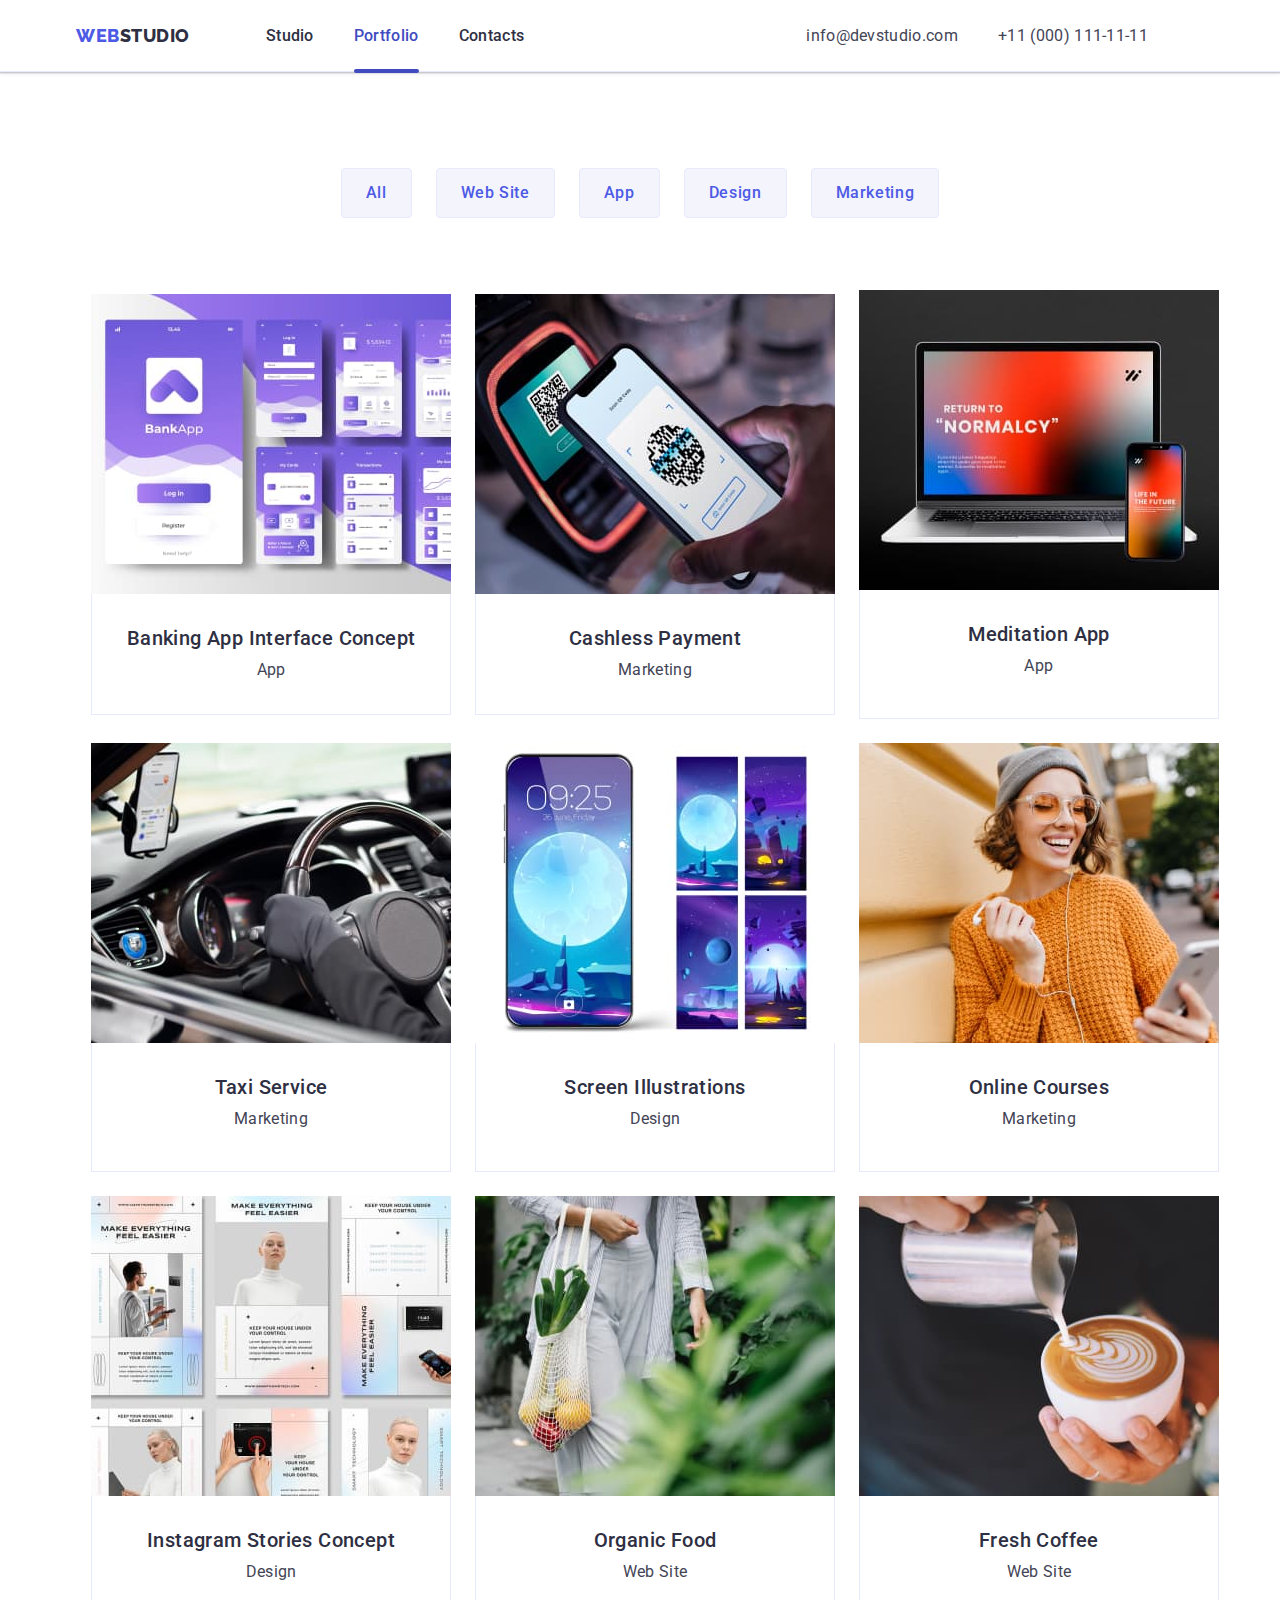
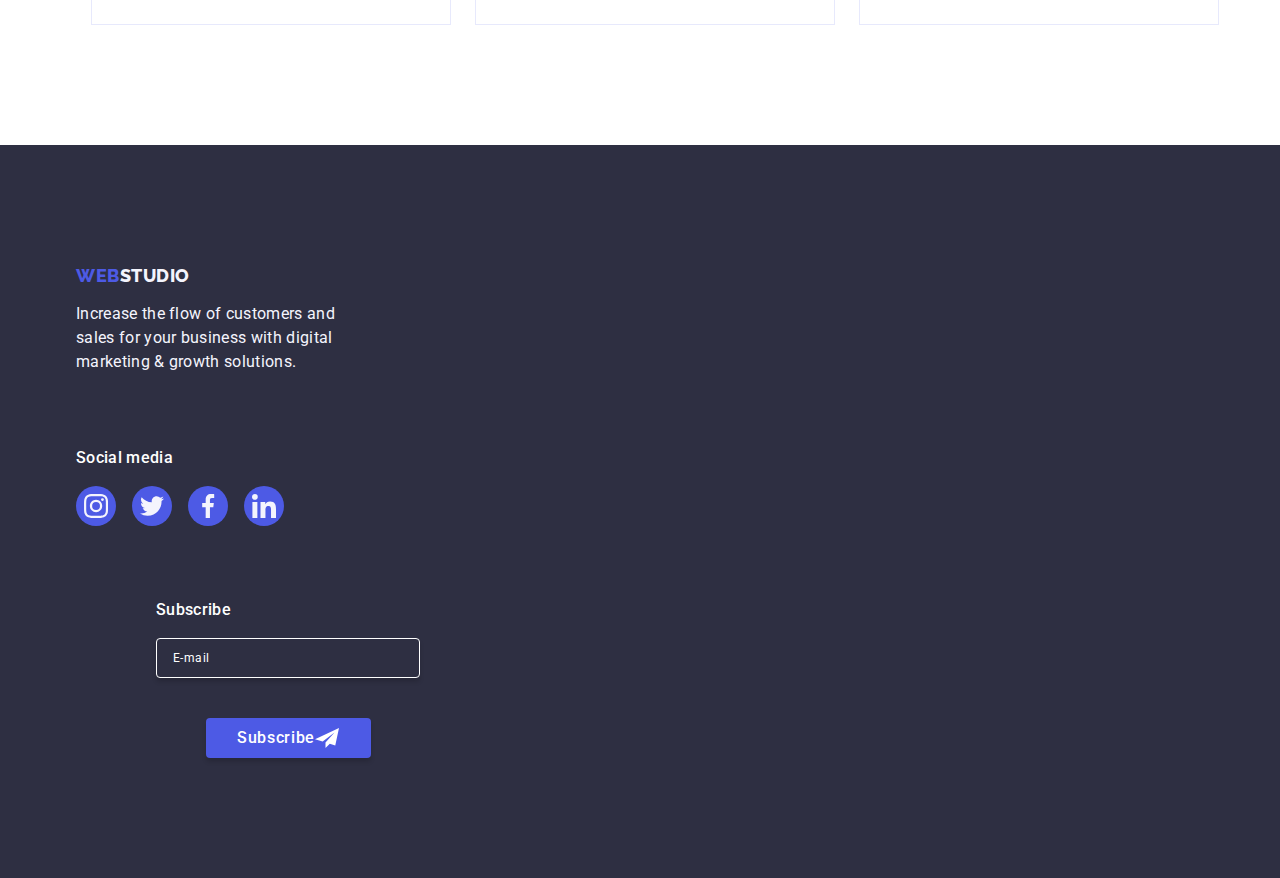
<file: portfolio.html>
<!DOCTYPE html>
<html lang="en">
  <head>
    <meta charset="UTF-8" />
    <meta name="viewport" content="width=device-width, initial-scale=1.0" />
    <title>Document</title>
    <link
      rel="stylesheet"
      href="https://cdnjs.cloudflare.com/ajax/libs/modern-normalize/1.0.0/modern-normalize.min.css"
    />
    <link rel="stylesheet" href="./css/styles.css" />
    <link rel="preconnect" href="https://fonts.googleapis.com" />
    <link rel="preconnect" href="https://fonts.gstatic.com" crossorigin />
    <link
      href="https://fonts.googleapis.com/css2?family=Raleway:wght@800&family=Roboto:wght@400;500;700;900&display=swap"
      rel="stylesheet"
    />
  </head>
  <body>
    <header class="border-header-bottom">
      <div class="container flex__">
        <nav class="web">
          <a href="index.html" class="logo" style="color: var(--styl-colorr)"
            >WEB<span style="color: var(--styl-colorrr)" class="studio"
              >STUDIO</span
            ></a
          >

          <ul class="ban">
            <li>
              <a class="menu" href="./index.html">Studio</a>
            </li>
            <li>
              <a class="menu current" href="./portfolio.html">Portfolio</a>
            </li>
            <li><a class="menu" href="">Contacts</a></li>
          </ul>
        </nav>

        <address class="address">
          <ul class="container_menu">
            <li>
              <a class="address" href="mailto:info@devstudio.com"
                >info@devstudio.com</a
              >
            </li>
            <li>
              <a class="address" href="tel:+110001111111"
                >+11 (000) 111-11-11</a
              >
            </li>
          </ul>

          <!--komentrz-->
        </address>
      </div>
    </header>
    <main>
      <section class="portfolio">
        <div class="container">
          <h1 class="visually-hidden">wymagany dla czytników ekranowych</h1>
          <ul class="list portfolio_up">
            <li>
              <button class="linkk buttonn" type="button">All</button>
            </li>
            <li>
              <button class="linkk buttonn" type="button">Web Site</button>
            </li>
            <li>
              <button class="linkk buttonn" type="button">App</button>
            </li>
            <li>
              <button class="linkk buttonn" type="button">Design</button>
            </li>
            <li>
              <button class="linkk buttonn" type="button">Marketing</button>
            </li>
          </ul>

          <ul class="list container last_list">
            <li class="takietam">
              <a href="#" class="link">
                <div class="overlay">
                  <img
                    src="./images/site21.jpg"
                    width="360"
                    alt="bank App"
                    class="link"
                    
                  />
                  <p class="portfolio_acapit">
                    14 Stylish and User-Friendly App Design Concepts · Task
                    Manager App · Calorie Tracker App · Exotic Fruit Ecommerce
                    App · Cloud Storage App
                  </p>
                </div>
                <div class="end">
                  <h2 class="last">Banking App Interface Concept</h2>
                  <p class="lastt">App</p>
                </div>
              </a>
            </li>
            <li class="takietam">
              <a href="#" class="link"
                ><div class="overlay">
                  <img
                    src="./images/site22.jpg"
                    class="link"
                    width="360"
                    alt="cellphone in hand"
                  />
                  <p class="portfolio_acapit">
                    14 Stylish and User-Friendly App Design Concepts · Task
                    Manager App · Calorie Tracker App · Exotic Fruit Ecommerce
                    App · Cloud Storage App
                  </p>
                </div>
                <div class="end">
                  <h2 class="last">Cashless Payment</h2>
                  <p class="lastt">Marketing</p>
                </div></a
              >
            </li>
            <li class="takietam">
              <a href="#" class="link"
                ><div class="overlay">
                  <img
                    src="./images/site23.jpg"
                    class="link"
                    width="360"
                    alt="laptop and phone"
                  />
                  <p class="portfolio_acapit">
                    14 Stylish and User-Friendly App Design Concepts · Task
                    Manager App · Calorie Tracker App · Exotic Fruit Ecommerce
                    App · Cloud Storage App
                  </p>
                </div>
                <div class="end">
                  <h2 class="last">Meditation App</h2>
                  <p style="margin-bottom: 8px" class="lastt">App</p>
                </div></a
              >
            </li>
            <li class="takietam">
              <a href="#" class="link"
                ><div class="overlay">
                  <img
                    src="./images/site24.jpg"
                    class="link"
                    width="360"
                    alt="hands on the steering wheel "
                  />
                  <p class="portfolio_acapit">
                    14 Stylish and User-Friendly App Design Concepts · Task
                    Manager App · Calorie Tracker App · Exotic Fruit Ecommerce
                    App · Cloud Storage App
                  </p>
                </div>
                <div class="end">
                  <h2 class="last">Taxi Service</h2>
                  <p style="margin-bottom: 8px" class="lastt">Marketing</p>
                </div></a
              >
            </li>
            <li class="takietam">
              <a href="#" class="link"
                ><div class="overlay">
                  <img
                    src="./images/site25.jpg"
                    class="link"
                    width="360"
                    alt="wallpapers on phone"
                  />
                  <p class="portfolio_acapit">
                    14 Stylish and User-Friendly App Design Concepts · Task
                    Manager App · Calorie Tracker App · Exotic Fruit Ecommerce
                    App · Cloud Storage App
                  </p>
                </div>
                <div class="end">
                  <h2 class="last">Screen Illustrations</h2>
                  <p style="margin-bottom: 8px" class="lastt">Design</p>
                </div></a
              >
            </li>
            <li class="takietam">
              <a href="#" class="link"
                ><div class="overlay">
                  <img
                    src="./images/site26.jpg"
                    class="link"
                    width="360"
                    alt="women in orange sweater"
                  />
                  <p class="portfolio_acapit">
                    14 Stylish and User-Friendly App Design Concepts · Task
                    Manager App · Calorie Tracker App · Exotic Fruit Ecommerce
                    App · Cloud Storage App
                  </p>
                </div>
                <div class="end">
                  <h2 class="last">Online Courses</h2>
                  <p style="margin-bottom: 8px" class="lastt">Marketing</p>
                </div></a
              >
            </li>
            <li class="takietam">
              <a href="#" class="link"
                ><div class="overlay">
                  <img
                    src="./images/site27.jpg"
                    class="link"
                    width="360"
                    alt="a few sites from app"
                  />
                  <p class="portfolio_acapit">
                    14 Stylish and User-Friendly App Design Concepts · Task
                    Manager App · Calorie Tracker App · Exotic Fruit Ecommerce
                    App · Cloud Storage App
                  </p>
                </div>
                <div class="end">
                  <h2 class="last">Instagram Stories Concept</h2>
                  <p style="margin-bottom: 8px" class="lastt">Design</p>
                </div></a
              >
            </li>
            <li class="takietam">
              <a href="#" class="link"
                ><div class="overlay">
                  <img
                    src="./images/site28.jpg"
                    class="link"
                    width="360"
                    alt="women with bag of fruit"
                  />
                  <p class="portfolio_acapit">
                    14 Stylish and User-Friendly App Design Concepts · Task
                    Manager App · Calorie Tracker App · Exotic Fruit Ecommerce
                    App · Cloud Storage App
                  </p>
                </div>
                <div class="end">
                  <h2 class="last">Organic Food</h2>
                  <p style="margin-bottom: 8px" class="lastt">Web Site</p>
                </div></a
              >
            </li>
            <li class="takietam">
              <a href="#" class="link"
                ><div class="overlay">
                  <img
                    src="./images/site29.jpg"
                    class="link"
                    width="360"
                    alt="caffe with milk"
                  />
                  <p class="portfolio_acapit">
                    14 Stylish and User-Friendly App Design Concepts · Task
                    Manager App · Calorie Tracker App · Exotic Fruit Ecommerce
                    App · Cloud Storage App
                  </p>
                </div>
                <div class="end">
                  <h2 class="last">Fresh Coffee</h2>
                  <p style="margin-bottom: 8px" class="lastt">Web Site</p>
                </div></a
              >
            </li>
          </ul>
        </div>
      </section>
    </main>
    <footer class="footer-padd">
      <div class="div_foot container">
        <div class="margin">
          <a
            href="index.html"
            class="link block"
            style="color: var(--styl-colorr)"
            ><span class="fit">WEB</span
            ><span style="color: #f4f4fd" class="studioo">STUDIO</span></a
          >

          <p class="footer">
            Increase the flow of customers and sales for your business with
            digital marketing & growth solutions.
          </p>
        </div>

        <div class="social_">
          <p class="akapit">Social media</p>
          <ul class="social">
            <li class="footer-social-item">
              <a href="" class="footer-social-link">
                <svg
                  xmlns="http://www.w3.org/2000/svg"
                  width="24"
                  height="24"
                  class="footer-social-icons"
                >
                  <use href="./images/icons.svg#icon-instagram-2"></use>
                </svg>
              </a>
            </li>
            <li class="footer-social-item">
              <a href="" class="footer-social-link">
                <svg
                  xmlns="http://www.w3.org/2000/svg"
                  width="24"
                  height="24"
                  class="footer-social-icons"
                >
                  <use href="./images/icons.svg#icon-twitter-1"></use>
                </svg>
              </a>
            </li>
            <li class="footer-social-item">
              <a href="" class="footer-social-link">
                <svg
                  xmlns="http://www.w3.org/2000/svg"
                  width="24"
                  height="24"
                  class="footer-social-icons"
                >
                  <use href="./images/icons.svg#icon-facebook-1"></use>
                </svg>
              </a>
            </li>
            <li class="footer-social-item">
              <a href="" class="footer-social-link">
                <svg
                  xmlns="http://www.w3.org/2000/svg"
                  width="24"
                  height="24"
                  class="footer-social-icons"
                >
                  <use href="./images/icons.svg#icon-linkedin-1"></use>
                </svg>
              </a>
            </li>
          </ul>
        </div>
        <div class="footer_input">
          <p class="footer_acapit">Subscribe</p>
          <form class="footer_inputt">
            <label class="footer_label">
              <input
                type="email"
                name="email"
                placeholder="E-mail"
                class="footer_window"
              />
            </label>
            <button type="submit" class="footer_button">
              Subscribe
              <svg
                xmlns="http://www.w3.org/2000/svg"
                width="24"
                height="24"
                class="footer-mail-icons"
              >
                <use href="./images/icons1.svg#icon-Frame-33"></use>
              </svg>
            </button>
          </form>
        </div>
      </div>
    </footer>
  </body>
</html>
</file>
<file: css/styles.css>
* {
  box-sizing: border-box;
  margin: 0;
  padding: 0;
}
:root {
  --styl-color: #434455;
  --background-color: #ffffff;
  --styl-colorr: #4d5ae5;
  --styl-colorrr: #2e2f42;
  --background-colorr: #f4f4fd;
  --background-colorrr: #2e2f42;
  --button-color: #e7e9fc;
  --section-five: #8e8f99;
  --section-six:#404bbf;
  --section-seven:#F4F4FD;
}
.buttonn {
  cursor: pointer;
  font-family: "Roboto", sans-serif;
  font-weight: 500;
  font-size: 16px;
  line-height: 1.5;
  letter-spacing: 0.04em;
  color: var(--styl-colorr);
  background-color: var(--background-colorr);
  transition: color 250ms cubic-bezier(0.4, 0, 0.2, 1),
    background-color 250ms cubic-bezier(0.4, 0, 0.2, 1),
    border-color 250ms cubic-bezier(0.4, 0, 0.2, 1),
    box-shadow 250ms cubic-bezier(0.4, 0, 0.2, 1);
}
.list {
  list-style: none;
  display: flex;
  flex-direction: column;
  text-align: center;
  justify-content: center;
  gap: 72px;
}
.hamburger
{
  position: fixed;
  top: 20px;
  right: 20px;
  
}

.menu-toggle {
  min-height: 40px;
  min-width: 40px;
  display: flex;
  align-items: center;
  justify-content: center;

  margin: 0;
  padding: 0;
  background-color: transparent;
  cursor: pointer;
  border: none;
  border-radius: 50%;
  outline: none;
}
.menu-toggle:hover,
.menu-toggle:focus {
  box-shadow: 0px 1px 6px rgba(46, 47, 66, 0.08),
  0px 1px 1px rgba(46, 47, 66, 0.16), 0px 2px 1px rgba(46, 47, 66, 0.08);
  color: #404bbf;
}


.menu-container {
  position: fixed;
  top: 0;
  left: 0;
  width: 100vw;
  height: 100vh;
  padding: 32px;
  background-color: #ffffff;
  z-index: 999;

  transform: translateX(100%);
  transition: transform 250ms ease-in-out;
}

.menu-container.is-open {
  transform: translateX(0);
}

.menu-container .menu-toggle {
  position: absolute;
  top: 16px;
  right: 16px;
  color: #fff;
}

.mobile-menu {
  padding: 0;
  margin: 0;
  list-style: none;
  
}
.ham_style
{
  color: var(--IRIS, #4D5AE5);
/* Header 2 */
font-family: Roboto;
font-size: 36px;
font-style: normal;
font-weight: 700;
line-height: 40px; /* 111.111% */
letter-spacing: 0.72px;
text-transform: capitalize; 

}

.mobile-menu .link 
{
  display: block;
  padding: 40px;
  color: #0e0d0d;
  text-decoration: none;
}


body
 {
  font-family: "Raleway", sans-serif;
  font-family: "Roboto", sans-serif;
  background-.listcolor: var(--background-color);
  color: var(--styl-color);
}

  ul {
    list-style-type: none;
  }
  h1 {
    color: var(--WHITE, #fff);
    text-align: center;

    /* Header 1 */
    font-family: Roboto;
    font-size: 56px;
    font-style: normal;
    font-weight: 700;
    line-height: 60px;
    /* 107.143% */
    letter-spacing: 1.12px;
  }



.top {
  width: 320px;
  color: #ffffff;
  text-align: center;
  /* Header 1 */
  font-family: Roboto;
  font-size: 36px;
  font-style: normal;
  font-weight: 700;
  line-height: 40px; /* 107.143% */
  letter-spacing: 0.72px;
  padding-bottom: 48px;
  text-transform: capitalize; 
}
/* tło pod header */
/* tło pod header */
/* tło pod header */
/* tło pod header */
.hero {

  margin: 0 auto;
  padding: 112px 0;
  background: var(--styl-colorrr);
  background-repeat: no-repeat;
  background-image: linear-gradient(
      rgba(46, 47, 66, 0.7),
      rgba(46, 47, 66, 0.7)
    ),
    url('../images/res/Dark-bg.jpg');
  background-position: center;
  background-size: cover;
 
}
/* tło pod header */
/* tło pod header */
/* tło pod header */
/* tło pod header */

.color {
  color: var(--styl-colorr);
}

.web {

  display: flex;
  font-family: "Raleway", sans-serif;
  font-size: 18px;
  font-style: normal;
  font-weight: 800;
  line-height: 1.17;
  /* 116.667% */
  letter-spacing: 0.03em;

  align-items: center;
}
.webb {
  font-family: "Raleway", sans-serif;
  font-size: 18px;
  font-style: normal;
  font-weight: 800;
  line-height: 1.17;
  /* 116.667% */
  letter-spacing: 0.03em;

  background-color: var(--background-colorrr);
  padding: 100px 0;
}
.link {
  text-decoration: none;
  transition: box-shadow 250ms cubic-bezier(0.4, 0, 0.2, 1);
}
.link:hover {
  box-shadow: 0px 1px 6px rgba(46, 47, 66, 0.08),
    0px 1px 1px rgba(46, 47, 66, 0.16), 0px 2px 1px rgba(46, 47, 66, 0.08);
}
.link:focus {
  color: #404bbf;

  box-shadow: 0px 1px 6px rgba(46, 47, 66, 0.08),
    0px 1px 1px rgba(46, 47, 66, 0.16), 0px 2px 1px rgba(46, 47, 66, 0.08);
}
.takietam:hover {
  box-shadow: 0px 1px 6px rgba(46, 47, 66, 0.08),
    0px 1px 1px rgba(46, 47, 66, 0.16), 0px 2px 1px rgba(46, 47, 66, 0.08);
}
.takietam:focus {
  color: #404bbf;

  box-shadow: 0px 1px 6px rgba(46, 47, 66, 0.08),
    0px 1px 1px rgba(46, 47, 66, 0.16), 0px 2px 1px rgba(46, 47, 66, 0.08);
}

.linkk:hover {
  color: #ffffff;
  background-color: #404bbf;
  box-shadow: 0px 3px 1px rgba(0, 0, 0, 0.1), 0px 2px 1px rgba(0, 0, 0, 0.08),
    0px 2px 2px rgba(0, 0, 0, 0.12);
}
.linkk:focus {
  color: #ffffff;
  background-color: #404bbf;
  box-shadow: 0px 3px 1px rgba(0, 0, 0, 0.1), 0px 2px 1px rgba(0, 0, 0, 0.08),
    0px 2px 2px rgba(0, 0, 0, 0.12);
}
.portfolio .studio {
  color: var(--styll-color, #4d5ae5);
  font-family: "Raleway", sans-serif;
  font-size: 18px;
  font-style: normal;
  font-weight: 800;
  line-height: 1.17;
  /* 116.667% */
  letter-spacing: 0.03em;
}
.studioo {
  font-family: "Raleway", sans-serif;
  font-size: 18px;
  font-style: normal;
  font-weight: 800;
  line-height: 1.17;
  /* 116.667% */
  letter-spacing: 0.03em;
}
.menu {
  color: #404bbf;
  display: flex;
  justify-content: center;
  color: var(--NAVY-BLUE, #2e2f42);
  text-decoration: none;

  font-family: Roboto;
  font-size: 16px;
  font-style: normal;
  font-weight: 500;
  line-height: 24px;
  /* 150% */
  letter-spacing: 0.32px;
  padding: 24px 0;
  gap: 40px;
  transition: color 250ms cubic-bezier(0.4, 0, 0.2, 1);
}
.current {
  position: relative;
  color: #404bbf;
}

.current::after {
  content: "";
  position: absolute;
  width: 100%;
  left: 0;
  bottom: -1px;
  height: 4px;
  background-color: #404bbf;
  border-radius: 2px;
  width: 100%;
}
.link_hamb:hover {
  color: #404bbf;
  box-shadow: 0px 1px 6px rgba(46, 47, 66, 0.08),
    0px 1px 1px rgba(46, 47, 66, 0.16), 0px 2px 1px rgba(46, 47, 66, 0.08);
}
.link_hamb:focus {
  color: #404bbf;

  box-shadow: 0px 1px 6px rgba(46, 47, 66, 0.08),
    0px 1px 1px rgba(46, 47, 66, 0.16), 0px 2px 1px rgba(46, 47, 66, 0.08);
}
.ham_styless
{
  color: var(--SLATE, #434455);
/* Header 3 */
font-family: Roboto;
font-size: 20px;
font-style: normal;
font-weight: 500;
line-height: 24px; /* 120% */
letter-spacing: 0.4px; 
}
.address {
 

  color: var(--SLATE, #434455);
  text-decoration: none;

  font-family: Roboto;
  font-size: 16px;
  font-style: normal;
  font-weight: 400;
  line-height: 24px;

  letter-spacing: 0.32px;
  transition: color 250ms cubic-bezier(0.4, 0, 0.2, 1);
}
.address_
{display: none;}

.button {
  cursor: pointer;
  background-color: #4d5ae5;
  font-family: "Roboto", sans-serif;
  font-weight: 500;
  font-size: 16px;
  line-height: 1.5;
  letter-spacing: 0.04em;
  color: #ffffff;
  display: block;
  margin: 0 auto;
  min-width: 169px;
  height: 56px;
  border: none;
  border-radius: 4px;
  transition: background-color 250ms cubic-bezier(0.4, 0, 0.2, 1);
}
.strategy {
  color: var(--NAVY-BLUE, #2e2f42);

  /* Header 3 */
  font-family: Roboto;
  font-size: 20px;
  font-style: normal;
  font-weight: 500;
  line-height: 24px;
  /* 120% */
  letter-spacing: 0.4px;
  margin-bottom: 8px;
}
.describtionss {
  color: var(--SLATE, #434455);

  /* Body */
  font-family: Roboto;
  font-size: 16px;
  font-style: normal;
  font-weight: 400;
  line-height: 24px;
  /* 150% */
  letter-spacing: 0.32px;
  text-align: left;

}
.doing {
  color: var(--NAVY-BLUE, #2e2f42);
  text-align: center;

  /* Header 2 */
  font-family: Roboto;
  font-size: 36px;
  font-style: normal;
  font-weight: 700;
  line-height: 1.11;
  /* 111.111% */
  letter-spacing: 0.72px;
  text-transform: capitalize;
  margin-bottom: 72px;
}
.bak {
  
  background-color: #f4f4fd;
}
.bakk {
  
  height: 428;
  background-color: #ffffff;
}
.team {
  color: var(--NAVY-BLUE, #2e2f42);
  text-align: center;
  background-color: #f4f4fd;

  font-family: Roboto;
  font-size: 36px;
  font-style: normal;
  font-weight: 700;
  line-height: 1.11;

  letter-spacing: 0.72px;
  text-transform: capitalize;
  margin-bottom: 72px;
}
.name {
  color: var(--NAVY-BLUE, #2e2f42);
  text-align: center;
  background-color: #ffffff;

  /* Header 3 */
  font-family: Roboto;
  font-size: 20px;
  font-style: normal;
  font-weight: 500;
  line-height: 24px;
  /* 120% */
  letter-spacing: 0.4px;
  margin-bottom: 8px;
}
.job {
  color: var(--SLATE, #434455);
  text-align: center;
  background-color: #ffffff;

  /* Body */
  font-family: Roboto;
  font-size: 16px;
  font-style: normal;
  font-weight: 400;
  line-height: 24px;
  /* 150% */
  letter-spacing: 0.32px;
}

.footer {
  color: var(--background-colorr);
  line-height: 1.5;
  letter-spacing: 0.02em;
  font-family: Roboto;
  font-size: 16px;
  font-style: normal;
  font-weight: 400;
  width: 264px;
}

.last {
  font-weight: 500;
  font-size: 20px;
  line-height: 1.2;
  letter-spacing: 0.02em;
  color: var(--styl-colorrr);
  margin-bottom: 8px;
}
.lastt {
  line-height: 1.5;
  letter-spacing: 0.02em;
  font-size: 16px;
  color: var(--styl-color);
}
img {
  display: block;
}
.border-header-bottom {
  
  display:flex;
  text-align: center;
  border-bottom: 1px solid #e7e9fc;
  box-shadow: 0px 2px 1px rgba(46, 47, 66, 0.08),
    0px 1px 1px rgba(46, 47, 66, 0.16), 0px 1px 6px rgba(46, 47, 66, 0.08);

  height: 72px;
}
.container {
  
  margin: 0 auto;
  padding: 0 15px;
  align-items: center;
}
.logo {
  margin-right: 76px;
  text-decoration: none;
}
.container_menu {
  
  display: flex;
  
flex-direction: column;
  align-items: center;

  padding-top: 24px;
  padding-bottom: 24px;
  list-style: none;
  
}
.container_menuuu {
  
  display: flex;
  
flex-direction: column;
  align-items: left;

  padding-top: 284px;
  padding-bottom: 24px;
  list-style: none;
  gap:40px;
 
  
}
.container_menuu {
  padding-top: 24px;
  padding-bottom: 24px;
}
a[href^="tel:+110001111111"] {
  text-decoration: none;
  color: inherit; 
}
a[href^="mailto:info@devstudio.com"] {
  text-decoration: none;
  color: inherit; 
}
.sectionn_ {
display: flex;
  padding: 96px 0;
  
}
.link_hamb
{
  color: var(--NAVY-BLUE, #2E2F42);
/* Header 2 */
font-family: Roboto;
font-size: 36px;
font-style: normal;
font-weight: 700;
line-height: 40px; /* 111.111% */
letter-spacing: 0.72px;
text-transform: capitalize; 
}
.visually-hidden {
  position: absolute;
  width: 1px;
  height: 1px;
  margin: -1px;
  border: 0;
  padding: 0;

  white-space: nowrap;
  clip-path: inset(100%);
  clip: rect(0 0 0 0);
  overflow: hidden;
}

.sectionnn_ {
  padding-bottom: 120px;
  display: none;
}
.calc_ {
  width: calc((100% - 3 * 16px) / 3);
}
.what {
  background-color: #f4f4fd;
  padding: 96px 0;
}
.bakk img {
  border-radius: 0px 0px 4px 4px;
}
.worker_ {
  padding: 32px 0px;
}

.inline {
  display: inline-block;
}
img {
  display: block;
}
/*.calc_ li {
  width: calc((100% - 48px) / 3);
}
*/


.portfolio {
  padding: 96px 0 120px 0;
}
.visually-hidden {
  position: absolute;
  width: 1px;
  height: 1px;
  margin: -1px;
  border: 0;
  padding: 0;

  white-space: nowrap;
  clip-path: inset(100%);
  clip: rect(0 0 0 0);
  overflow: hidden;
}
.portfolio_up {
  justify-content: center;
  margin-bottom: 72px;
}
.portfolio button {
  padding: 12px 24px;
  border: 1px solid var(--button-color);
  border-radius: 4px;
}
.portfolio button:hover {
  border: 1px solid transparent;
}
.portfolio button:focus {
  border: 1px solid transparent;
}
.last_list {
  flex-wrap: wrap;
  row-gap: 48px;
}
.test {
  width: calc((100% - 48px) / 3);
}
.end {
  padding: 32px 16px;
  border: 1px solid #e7e9fc;
  border-top: none;
}
.containerr {
  width: 428px;
  margin: 0 auto;
  padding: 0 15px;
  align-items: center;
}
.flex {
  display: flex;
  flex-direction: column;
}
.block {
  display: inline-block;
  margin-bottom: 16px;
}
.divek {
  padding: 32px 16px;
}
.takietam {
  position: relative;
  width: calc((100% - 48px) / 3);
}
.takietam li {
  width: calc((100% - 48px) / 3);
}
.flex__ {
  display: flex;
  justify-content: flex-start;
  align-items: center;
  gap: 122px;
}
/*
.allign header {
  justify-content: center;
}
*/
.pad {
  padding-top: 48px;
}
.fix {
  margin-bottom: 8px;
}
.ban {
  display: flex;
  justify-content: center;
  list-style: none;

  gap: 40px;
  display: none;
}

.box {
  width: 264px;
  height: 112px;
  background-color: #f4f4fd;
  padding-bottom: 8px;
  gap: 24px;
}

/*sekcja 2*/
.icon {
  
  display: flex;
  align-items: center;
  justify-content: center;
  height: 112px;
  background-color: #f4f4fd;
  border-radius: 4px;
  margin-bottom: 8px;
  display: none;
}
.media {
  list-style-type: none;
  display: flex;
  justify-content: center;
  padding-top: 8px;

  gap: 24px;
}
.mediaaa
{
  list-style-type: none;
  display: flex;
  justify-content: space-between;
  padding-top: 48px;
align-items: center;

 
}
.mediaaaa
{
  list-style-type: none;
  display: flex;
  justify-content: center;
  padding-top: 48px;
gap:50px;

align-items: center;

 
}

.media-list {
  width: 40px;
  height: 40px;
}
.media-listt {
  transition: background-color 250ms cubic-bezier(0.4, 0, 0.2, 1);
  display: flex;
  width: 40px;
  height: 40px;
  background-color: var(--styl-colorr);
  border-radius: 50%;
  align-items: center;
  justify-content: center;
}

.media-listt:hover {
  background-color: #404bbf;
}
.media-listt:focus {
  background-color: #404bbf;
}
.social {
  fill: var(--background-colorr);
}

.customers {
  font-size: 36px;
  line-height: 1.11;
  color: var(--styl-colorrr);
  margin-bottom: 72px;
}
.section_new {
  text-align: center;
  padding-top: 96px;
  padding-bottom: 24px;
}
.abc {
  list-style-type: none;
  gap: 16px;
  display: flex;  
  flex-wrap: wrap;
  justify-content: center;

}
.abcdf {
  /*transition: border-color 250ms cubic-bezier(0.4, 0, 0.2, 1),
    color 250ms cubic-bezier(0.4, 0, 0.2, 1);
*/
  width: calc((100% - 48px) / 2);
  height: 88px;
  margin-bottom: 72px;
 
}
.abcd {
  transition: border-color 250ms cubic-bezier(0.4, 0, 0.2, 1),
    color 250ms cubic-bezier(0.4, 0, 0.2, 1);
  border: 1px solid #8e8f99;
  width: 100%;
  height: 100%;
  border-radius: 4px;
  align-items: center;
  justify-content: center;
  display: flex;
  color: var(--section-five);
}
.abcd:hover {
  border-color: #404bbf;
}
.abcd:hover {
  color: #404bbf;
}
.abcd:focus {
  border-color: #404bbf;
}
.abcd:focus {
  color: #404bbf;
}
.beta {
  fill: currentColor;
}
.foot {
  padding-left: 269px;
  color: var(--WHITE, #fff);
  /* Body Medium */
  font-family: Roboto;
  font-size: 16px;
  font-style: normal;
  font-weight: 500;
  line-height: 24px; /* 150% */
  letter-spacing: 0.32px;
}
.footer-padd {
  background-color: var(--background-colorrr);
  padding: 96px 0;
  
}
.div_foot 
{
  display: flex;
  flex-direction: column;
  align-items: center;
  justify-content: center;
}
.margin {
  /* margin-left: 15px; */
  margin-bottom: 72px;
}
.social_
{
  display: flex;
  flex-direction: column;
  justify-content: center;
  align-items: center;
  margin-bottom: 72px;
}
.fit {
  color: var(--IRIS, #4d5ae5);
  font-family: Raleway;
  font-size: 18px;
  font-style: normal;
  font-weight: 800;
  line-height: 21px; /* 116.667% */
  letter-spacing: 0.54px;
  text-transform: uppercase;
}
.akapit {
  font-weight: 500;
  line-height: 1.5;
  letter-spacing: 0.02em;
  color: var(--background-color);
  margin-bottom: 16px;
}
.social {
  display: flex;
  list-style-type: none;
  gap: 16px;
}
.footer-social-item {
  width: 40px;
  height: 40px;
}
.footer-social-link {
 
  display: flex;
  width: 100%;
  height: 100%;
  background-color: #4d5ae5;
  border-radius: 50%;
  align-items: center;
  justify-content: center;
  transition: background-color 250ms cubic-bezier(0.4, 0, 0.2, 1);
}
.footer-social-link:hover {
  background-color: #31d0aa;
}
.footer-social-link:focus {
  background-color: #31d0aa;
}
.footer-social-icons {
  
  fill: var(--background-colorr);
 


}
.is-hidden {
  pointer-events: none;
  visibility: hidden;
  opacity: 0;
  transform: translateX(-50%) translateY(-50%) scale(0) rotate(0deg)
    skew(40deg, 40deg);
}
/*.close-btn {
  position: absolute;
  top: 8px;
  right: 8px;
  width: 30px;
  height: 30px;
  background-color: #fff;
  border: 1px solid rgba(0, 0, 0, 0.1);
  border-radius: 50%;
  cursor: pointer;
}
*/
.modal {
  position: absolute;
  top: 50%;
  left: 50%;
  transform: translate(-50%, -50%);
  width: 408px;
  min-height: 584px;
  border-radius: 4px;
  background: #fcfcfc;
  box-shadow: 0px 1px 1px rgba(0, 0, 0, 0.14), 0px 1px 3px rgba(0, 0, 0, 0.12),
    0px 2px 1px rgba(0, 0, 0, 0.2);
  transition: transform 250ms cubic-bezier(0.4, 0, 0.2, 1);
  padding: 72px 24px 24px 24px;
}
.backdrop {
  position: fixed;
  left: 0;
  top: 0;
  width: 100%;
  height: 100%;
  background-color: rgba(46, 47, 66, 0.4);
  transition: opacity 250ms cubic-bezier(0.4, 0, 0.2, 1),
    visibility 250ms cubic-bezier(0.4, 0, 0.2, 1);
}
.modal-close {
  display: flex;
  align-items: center;
  justify-content: center;
  position: absolute;
  top: 24px;
  right: 24px;
  width: 24px;
  height: 24px;
  border-radius: 50%;
  background-color: #e7e9fc;
  border: 1px solid rgba(0, 0, 0, 0.1);
  cursor: pointer;
  transition: background-color 250ms cubic-bezier(0.4, 0, 0.2, 1),
    border 250ms cubic-bezier(0.4, 0, 0.2, 1);
}
.modal-close:hover {
  background-color: #404bbf;
  border: none;
}
.modal-close:focus {
  background-color: #404bbf;
  border: none;
}
.class_x {
  transition: fill 250ms cubic-bezier(0.4, 0, 0.2, 1);
}

.modal-close:hover {
  fill: #ffffff;
}
.modal-close:focus {
  fill: #ffffff;
}
.overlay {
  position: relative;
  overflow: hidden;
}
.portfolio_acapit {
  position: absolute;
  top: 0;
  font-size: 16px;
  line-height: 1.5;
  letter-spacing: 0.02em;
  color: var(--background-colorr);
  padding: 40px 32px;
  background-color: #4d5ae5;
  height: 100%;
  width: 100%;
  transform: translateY(100%);
  transition: transform 250ms cubic-bezier(0.4, 0, 0.2, 1);
}
.link:hover .portfolio_acapit {
  transform: translateY(0%);
}

.link:focus .portfolio_acapit {
  transform: translateY(0%);
}
.footer_input {
  display: flex;
  flex-direction: column;
  text-align: center;
  justify-content: center;

  
}
.footer_acapit {
  margin-bottom: 16px;
  font-weight: 500;
  font-size: 16px;
  line-height: 1.5;
  letter-spacing: 0.02em;
  color: #ffffff;
}
.footer_inputt {
  display: flex;
  flex-direction: column;
  text-align: center;
  justify-content: center;

 

}
.footer_label 
{
}
.footer_window {
  width: 100%;
  height: 40px;
  border-radius: 4px;
  border: 1px solid var(--WHITE, #fff);
  box-shadow: 0px 4px 4px 0px rgba(0, 0, 0, 0.15);
  background-color: transparent;
  font-size: 12px;
  line-height: 1.5;
  letter-spacing: 0.04em;
  padding-left: 16px;
  color: #ffffff;
  margin-bottom: 16px;
  
 
}
::placeholder {
  color: #ffffff;
}
.footer_button {
  border-radius: 4px;
  background: var(--IRIS, #4d5ae5);
  color: var(--WHITE, #fff);
  text-align: center;
  /* Button Text */
  font-family: Roboto;
  font-size: 16px;
  font-style: normal;
  font-weight: 500;
  line-height: 24px; /* 150% */
  letter-spacing: 0.64px;
  width: 165px;
  height: 40px;
  border-radius: 4px;
  border: 1px solid var(--IRIS, #4d5ae5);
  box-shadow: 0px 4px 4px 0px rgba(0, 0, 0, 0.15);
  display: flex;
  justify-content: center;
  align-items: center;
  
  padding-left: 24px;
  padding-right: 24px;
  font-family: "Roboto", sans-serif;
  cursor: pointer;

  border: none;
  margin: 0px auto;

}
.footer-mail-icons {
 
}

.acapit_modal {
  margin-bottom: 16px;
  color: var(--NAVY-BLUE, #2e2f42);

  font-family: Roboto;
  font-size: 16px;
  font-style: normal;
  font-weight: 500;
  line-height: 1.5; /* 150% */
  letter-spacing: 0.02em;
  text-align: center;
}
.form {
  margin-bottom: 8px;
}
.custom-label {
  display: flex;
  font-size: 12px;
  line-height: 1.17;
  letter-spacing: 0.04em;
  color: var(--section-five);
  margin-bottom: 4px;
  display:block;
}
.custom-input {
  position: relative;
}
.custom-input-icon {
  width: 100%;
  height: 40px;
  border: 1px solid rgba(46, 47, 66, 0.4);
  border-radius: 4px;
  background-color: transparent;
  padding-left: 38px;
  outline: transparent;
  transition: border-color 250ms cubic-bezier(0.4, 0, 0.2, 1);
}
.custom-input-icon:hover{
  border-color: #4d5ae5;
}

.custom-input-icon:focus{
  border-color: #4d5ae5;
}
.custom-input-icon:focus + .custom-svg{
  border-color: #4d5ae5;
  fill:#4d5ae5;
}
.custom-input-icon:hover + .custom-svg{
  border-color: #4d5ae5;
  fill:#4d5ae5;
}
.custom-svg:hover,
.custom-svg:focus
{fill:#4d5ae5;}

.custom-svg {
  
  position: absolute;
  left: 16px;
  top: 50%;
  transform: translateY(-50%);
  transition: fill 250ms cubic-bezier(0.4, 0, 0.2, 1);
}
.comment-input-icon
{
  width: 100%;
  height: 120px;
  font-size: 12px;
  line-height: 1.17;
  letter-spacing: 0.04em;
  color: rgba(46, 47, 66, 0.4); 
  border: 1px solid rgba(46, 47, 66, 0.4);
  border-radius: 4px;
  background-color: transparent;
  padding: 8px 16px;
  outline: transparent;
  resize: none;
  transition: border-color 250ms cubic-bezier(0.4, 0, 0.2, 1);



}
.comment-input-icon:hover
{
  border-color: #4D5AE5; 
}
.comment-input-icon:focus
{
  border-color: #4D5AE5; 
}
.checked
{display: flex;
  margin-bottom: 24px;
}
.formal{
  margin-bottom: 16px;
}
.visually-hidden
{
  position: absolute;
  width: 1px;
  height: 1px;
  padding: 0;
  margin: -1px;
  overflow: hidden;
  clip: rect(0, 0, 0, 0);
  border: 0;
}

.input-comment
{

}
.label-comment
{
  display: block;
  font-size: 12px;
  line-height: 1.17;
  letter-spacing: 0.04em; 
  color: var(--section-five);
}
.private-policy
{
display: inline-flex;
width: 16px;
height: 16px;
border: 1px solid rgba(46, 47, 66, 0.4);
border-radius: 2px;
transition: background-color 250ms cubic-bezier(0.4, 0, 0.2, 1), border 250ms cubic-bezier(0.4, 0, 0.2, 1), fill 250ms cubic-bezier(0.4, 0, 0.2, 1);
align-items: center;
justify-content: center;
fill: transparent;
margin-right: 8px;
}
.private-policy

.checked input[type="checkbox"]
{
  display: none;
}
.checked label
{
  position: relative;
}
.checked span::before,
.checked span::after {
  content: '';
  position: absolute;
  top: 0;
  bottom: 0;
  margin: auto;
}
.checked span.private-policy:hover{cursor: pointer;}


.link-private
{
  color:var(--styl-colorr)
}
.button-send
{
  display: block;
  min-width: 169px;
  height: 56px;
  border-radius: 4px;

box-shadow: 0px 4px 4px 0px rgba(0, 0, 0, 0.15);
margin: 0 auto;
font-family: "Roboto", sans-serif; 
font-size: 16px;
font-weight: 500;
line-height: 1.5;
letter-spacing: 0.04em;
color: #ffffff;
cursor: pointer;
background-color: #4D5AE5;
border: none;
font-size: 16px;
font-weight: 500; 
line-height: 1.5;
letter-spacing: 0.04em; 
transition: background-color 250ms cubic-bezier(0.4, 0, 0.2, 1);
}
.input-comment:checked + .label-comment span
{
  background-color:var(--section-six);
  border: none;
  fill:var(--section-seven);
}
.footer-social-iconss {
  
  fill: var(--background-colorr);
margin-left: 16px; 


}
.nowa {
  margin:0px auto;
 
  width:264px;
 
  border-radius: 0px 0px 4px 4px;
  box-shadow: 0px 1px 6px rgba(46, 47, 66, 0.08),
    0px 1px 1px rgba(46, 47, 66, 0.16), 0px 2px 1px rgba(46, 47, 66, 0.08);
}


@media screen and (min-width: 428px) {
  .container {
    width: 428px;
  }
  @media (min-device-pixel-ratio: 2),
  (min-resolution: 192dpi),
  (min-resolution: 2dppx) {
  .hero {
    background-image:linear-gradient(
      rgba(46, 47, 66, 0.7),
      rgba(46, 47, 66, 0.7)
    ), url('../images/Dark-bg@2x.jpg');
    padding: 112px 0;
  }
}


}
@media screen and (min-width: 768px) {
  .container {
    width: 768px;
  }
  .menu-toggle {
    display: none;
  }
  .ban {
    display: flex;
    justify-content: center;
    list-style: none;
  
    gap: 40px;
   
  }
  .address_
  {
    display: block;
   
  }
  .hero {
 
   
    background-image: linear-gradient(
        rgba(46, 47, 66, 0.7),
        rgba(46, 47, 66, 0.7)
      ),
      url('../images/Dark-bgg.jpg');
      padding: 188px 0;


  
  }
  @media (min-device-pixel-ratio: 2),
  (min-resolution: 192dpi),
  (min-resolution: 2dppx) {
  .hero {
    background-image:linear-gradient(
      rgba(46, 47, 66, 0.7),
      rgba(46, 47, 66, 0.7)
    ), url('../images/Dark-bgg@2x.jpg');
  }
}
.menu-toggle {
  display: none;
}
  .calc {
 
   width: 356px;
  }
  .list {
    list-style: none;
    display: flex;
    flex-wrap: wrap;
   flex-direction: row;
    text-align: center;
    justify-content: center;
  gap:24px;
  }
  .abc {

    gap: 24px;
    display: flex;  
    flex-wrap: wrap;
    justify-content: center;
  
  }
  .abcdf {
    /*transition: border-color 250ms cubic-bezier(0.4, 0, 0.2, 1),
      color 250ms cubic-bezier(0.4, 0, 0.2, 1);
  */
    width: calc((100% - 48px) / 3);
 
  
  }
  .div_foot 
{
  display: flex;
  
  align-items: baseline;
  justify-content: flex-start;
}
  .margin {
    /* margin-left: 15px; */
    margin-right: 24px;
  }
  .block {
    
    margin-bottom: 16px;
  }
  .footer-padd {
    background-color: var(--background-colorrr);
    padding: 100px 0;
}
.div_foot {
  display: flex;
  align-items: baseline;
  justify-content: flex-start;
}

.footer {
  color: var(--background-colorr);
  line-height: 1.5;
  letter-spacing: 0.02em;
  font-family: Roboto;
  font-size: 16px;
  font-style: normal;
  font-weight: 400;
  width: 264px;
}
.social_
{
  display: block;
}
.footer-wrap
{
  display: flex;
flex-wrap: wrap;
display: flex;
gap:0px;

}
.footer_window
{
  width: 264px;
}
.footer_inputt
 {
display: flex;
gap:24px;


  }
.new_one
{
  display: flex;
  flex-direction: row;
  
}

.footer_input 
{
display: block;
text-align: left;


  
}
.footer-wrap
{
 
flex-wrap: wrap;
display: flex;
align-items: baseline;
justify-content: flex-start;
gap: 0px;

}


@media screen and (min-width: 1200px) {
  .container {
    width: 1158px;
  }
  .menu-toggle {
    display: none;
  }
  .hero {
 
    max-width: 1440px;
    background-image: linear-gradient(
        rgba(46, 47, 66, 0.7),
        rgba(46, 47, 66, 0.7)
      ),
      url('../images/p2.jpg');


  
  }
  @media (min-device-pixel-ratio: 2),
  (min-resolution: 192dpi),
  (min-resolution: 2dppx) ;

  
 .hero {
  max-width: 1440px;
    
    background-image:linear-gradient(
      rgba(46, 47, 66, 0.7),
      rgba(46, 47, 66, 0.7)
    ), url('../images/p2@2x.jpg');
  }
  .margin {
    /* margin-left: 15px; */
    margin-right: 40px;
  }
  .footer-padd {
    display: flex;
    justify-content: center;
    align-items: center;
    background-color: var(--background-colorrr);
    padding: 100px 0;
    text-align: left;
}
.icon
{
  display: block;
  display: flex;
  justify-content: center;
  align-items: center;
}
.footer_input 
{

padding-left: 80px;

  
}
.sectionnn_ {
 display: block;
}
.calc {
 
  flex-basis: calc((100% - 72px) / 4);
 }
 .abcdf {
  /*transition: border-color 250ms cubic-bezier(0.4, 0, 0.2, 1),
    color 250ms cubic-bezier(0.4, 0, 0.2, 1);
*/
  width: calc((100% - 120px) / 6);
 
 
}
.footer-padd {
  
  padding: 120px 0;
  
}
.container_menu {
  
flex-direction: row;
gap:40px;
padding-left: 160px;

}
.sectionn_ {
  
    padding: 120px 0;
    
  }
  .what {
  
    padding: 120px 0;
  }
}
</file>
